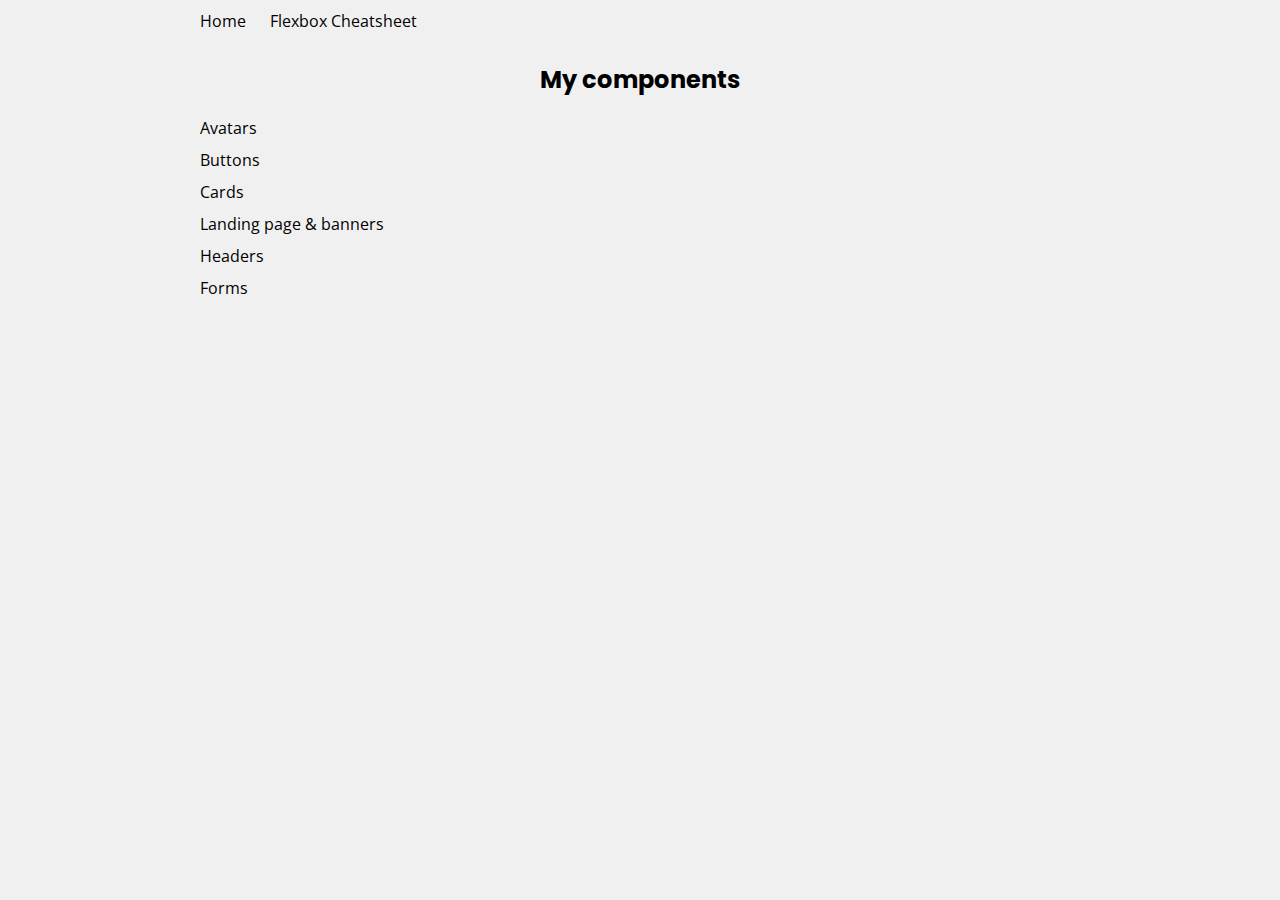
<file: css components/index.html>
<html>

<head>
  <meta charset="utf-8">
  <title>Combine your components</title>

  <link rel="stylesheet" href="css/style.css">
</head>

<body>
  <header class="container">
    <ul>
      <li><a href="./index.html">Home</a></li>
      <li><a href="/pages/flexbox_cheatsheet.html">Flexbox Cheatsheet</li></a>
    </ul>
  </header>

  <div class="container">
    <h2 class="text-center">My components</h2>
    <ul>
      <a href="/pages/avatars.html">
        <li class="block">Avatars</li>
      </a>
      <a href="/pages/buttons.html">
        <li class="block">Buttons</li>
      </a>
      <a href="/pages/cards.html">
        <li class="block">Cards</li>
      </a>
      <a href="/pages/landing.html">
        <li class="block">Landing page & banners</li>
      </a>
      <a href="/pages/headers.html">
        <li class="block">Headers</li>
      </a>
      <a href="/pages/form.html">
        <li class="block">Forms</li>
      </a>
      <a href="">
        <li class="block"></li>
      </a>


    </ul>
  </div>
  <!-- TODO: Use your components to create a simple landing page -->

</body>

</html>
</file>
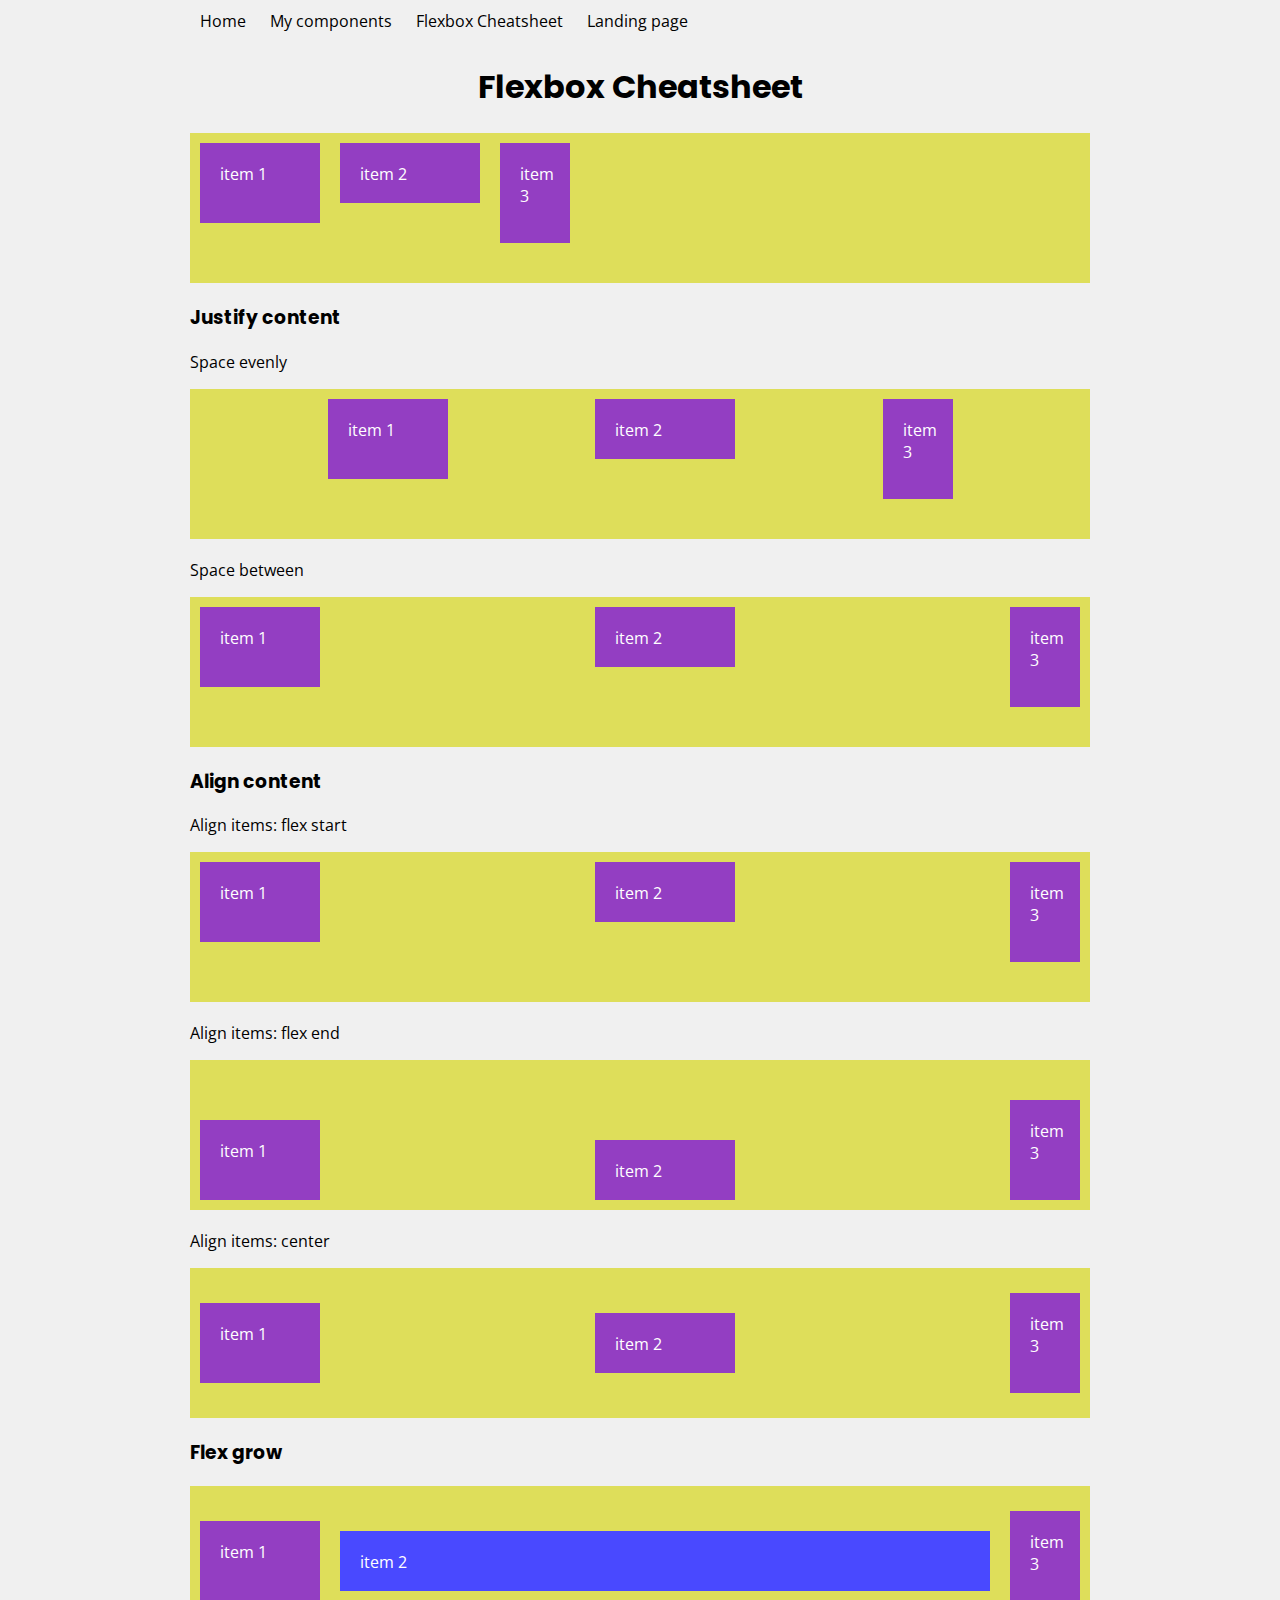
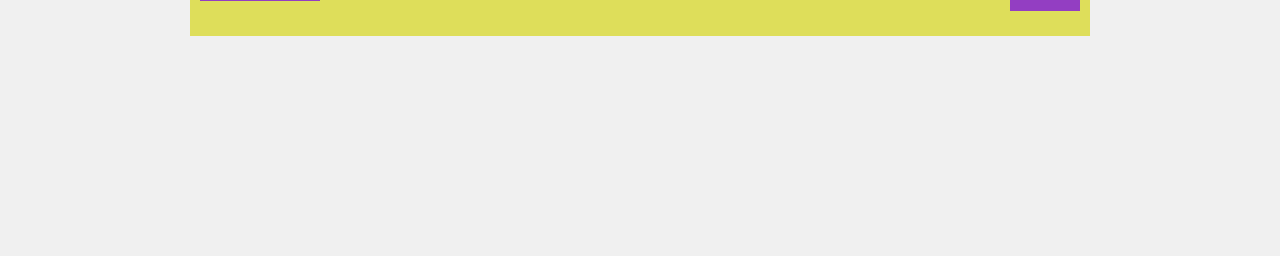
<file: css components/flexbox_cheatsheet.html>
<html>

<head>
  <meta charset="utf-8" />
  <title>Components demo</title>

  <link rel="stylesheet" href="css/style.css" />
</head>

<body>
  <header class="container">
    <ul>
      <li><a href="./index.html">Home</a></li>
      <li><a href="./components.html">My components</li></a>
      <li><a href="./flexbox_cheatsheet.html">Flexbox Cheatsheet</li></a>
      <li><a href="./landing.html">Landing page</a></li>
  </ul>
  </header>
  <h1 class="text-center">Flexbox Cheatsheet</h1>

  <!-- TODO: live-code your components -->
  <div class="container">
    <div class="flexbox">
      <div class="flex-item one">item 1</div>
      <div class="flex-item two">item 2</div>
      <div class="flex-item three">item 3</div>
    </div>

    <h3>Justify content</h3>
    <p>Space evenly</p>
    <div class="flexbox space-evenly">
      <div class="flex-item one">item 1</div>
      <div class="flex-item two">item 2</div>
      <div class="flex-item three">item 3</div>
    </div>

    <p>Space between</p>
    <div class="flexbox space-between">
      <div class="flex-item one">item 1</div>
      <div class="flex-item two">item 2</div>
      <div class="flex-item three">item 3</div>
    </div>

    <h3>Align content</h3>
    <p>Align items: flex start</p>
    <div class="flexbox space-between flex-start">
      <div class="flex-item one">item 1</div>
      <div class="flex-item two">item 2</div>
      <div class="flex-item three">item 3</div>
    </div>

    <p>Align items: flex end</p>
    <div class="flexbox space-between flex-end">
      <div class="flex-item one">item 1</div>
      <div class="flex-item two">item 2</div>
      <div class="flex-item three">item 3</div>
    </div>

    <p>Align items: center</p>
    <div class="flexbox space-between align-center">
      <div class="flex-item one">item 1</div>
      <div class="flex-item two">item 2</div>
      <div class="flex-item three">item 3</div>
    </div>

    <h3>Flex grow</h3>
    <div class="flexbox space-between align-center">
      <div class="flex-item one">item 1</div>
      <div class="flex-item two item">item 2</div>
      <div class="flex-item three">item 3</div>
    </div>
  </div>

</body>

</html>
</file>
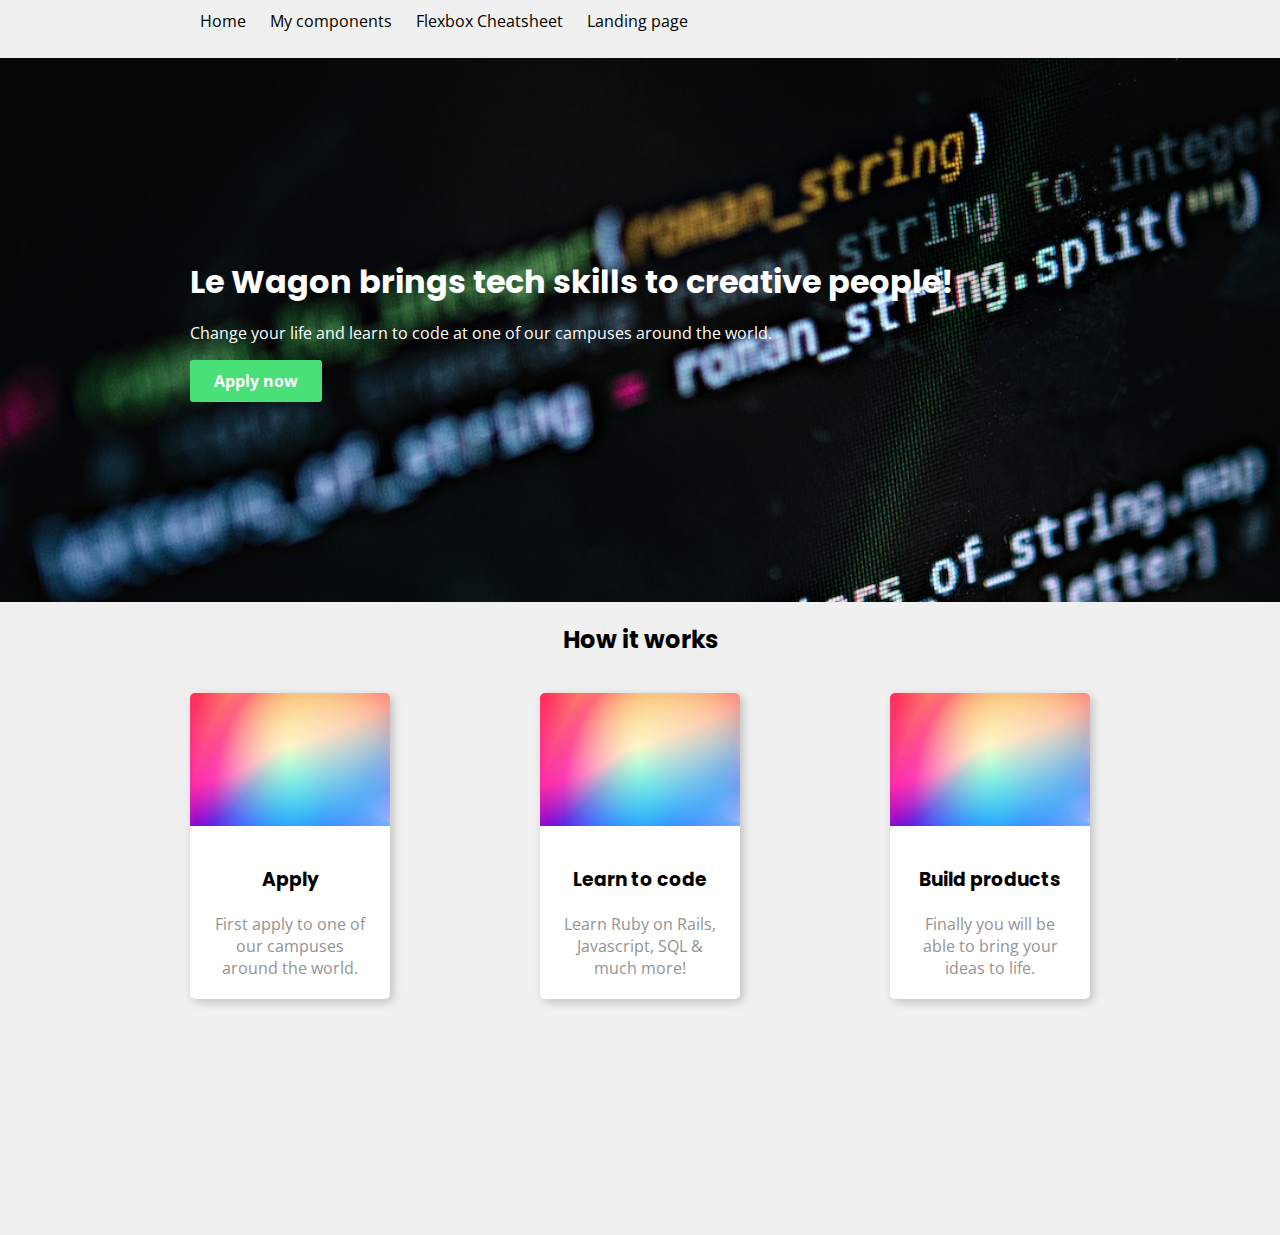
<file: css components/landing.html>
<html>

<head>
  <meta charset="utf-8">
  <title>Combine your components</title>

  <link rel="stylesheet" href="css/style.css">
</head>

<body>
  <header class="container">
    <ul>
      <li><a href="./index.html">Home</a></li>
      <li><a href="./components.html">My components</li></a>
      <li><a href="./flexbox_cheatsheet.html">Flexbox Cheatsheet</li></a>
      <li><a href="./landing.html">Landing page</a></li>
  </ul>
  </header>

  <div class="banner" style="background-image: url('./images/background.jpg')">
    <div class="container">
      <h1>Le Wagon brings tech skills to creative people!</h1>
      <p>Change your life and learn to code at one of our campuses around the world.</p>
      <a href="" class="btn-green">Apply now</a>
    </div>
  </div>

  <div class="container">
    <h2 class="text-center">How it works</h2>
    <div class="card-container">
      <div class="simple-card">
        <img src="./images/gradient01.jpg" alt="gradient img">
        <div>
          <h3>Apply</h3>
          <p>First apply to one of our campuses around the world.</p>
        </div>
      </div>

      <div class="simple-card">
        <img src="./images/gradient01.jpg" alt="gradient img">
        <div>
          <h3>Learn to code</h3>
          <p>Learn Ruby on Rails, Javascript, SQL & much more!</p>
        </div>
      </div>

      <div class="simple-card">
        <img src="./images/gradient01.jpg" alt="gradient img">
        <div>
          <h3>Build products</h3>
          <p>Finally you will be able to bring your ideas to life.</p>
        </div>
      </div>
    </div>
  </div>
</body>

</html>
</file>
<file: css components/css/style.css>
/* --- Google Fonts --- */
@import url("http://fonts.googleapis.com/css?family=Open+Sans:400,300,700|Poppins:400,700");

/* --- Components design --- */
@import url("components/container.css");
@import url("components/avatar.css");
@import url("components/button.css");
@import url("components/banner.css");
@import url("components/flex.css");
@import url("components/card.css");
@import url("components/thumbnail.css");
@import url("components/footer.css");
@import url("components/landing.css");
@import url("components/header.css");
@import url("components/colors.css");
@import url("components/form.css");
/* TODO: import new components */

/* --- Fonts & colors --- */
body {
  font-family: "Open Sans", "Helvetica", "sans-serif";
  padding-bottom: 200px;
  margin: 0;
  background-color: rgb(240,240,240);
}

section {
  margin: 20px 0px;
}

h1, h2, h3 {
  font-family: "Poppins", "sans-serif";
}

a {
  text-decoration: none;
  color: #000;
}

ul {
  padding: 0;
}

li {
  margin: 10px;
  list-style: none;
  display: inline-block;
}

li.block {
  display: block;
}


.text-16 {
  font-size: 16px;
}

.text-14 {
  font-size: 14px;
}

.text-12 {
  font-size: 12px;
}

.text-center {
  text-align: center;
}
</file>
